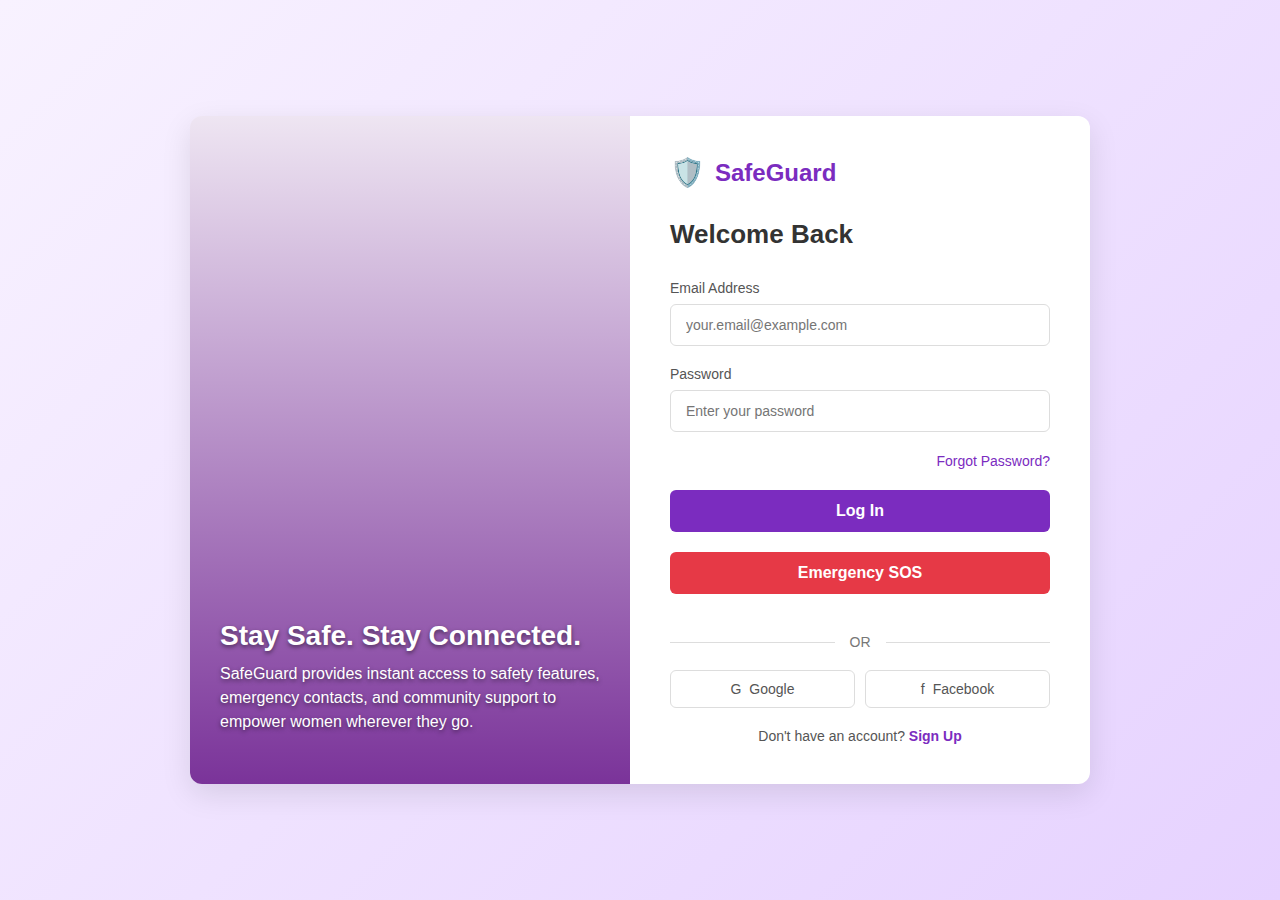
<file: index.html>
<!DOCTYPE html>
<html lang="en">
<head>
    <meta charset="UTF-8">
    <meta name="viewport" content="width=device-width, initial-scale=1.0">
    <title>SafeGuard - Women's Safety App</title>
    <style>
        /* Your existing CSS remains unchanged */
        * {
            margin: 0;
            padding: 0;
            box-sizing: border-box;
            font-family: 'Segoe UI', Tahoma, Geneva, Verdana, sans-serif;
        }
        body {
            background-color: #f8f2ff;
            display: flex;
            justify-content: center;
            align-items: center;
            min-height: 100vh;
            background-image: linear-gradient(135deg, #f8f2ff 0%, #e6d2ff 100%);
        }
        .container {
            display: flex;
            width: 100%;
            max-width: 900px;
            box-shadow: 0 10px 30px rgba(0, 0, 0, 0.1);
            border-radius: 12px;
            overflow: hidden;
            background-color: white;
        }
        .image-section {
            flex: 1;
            background-image: url('https://source.unsplash.com/random/1200x900/?women,safety');
            background-size: cover;
            background-position: center;
            position: relative;
            display: flex;
            flex-direction: column;
            justify-content: flex-end;
            padding: 30px;
            color: white;
            text-shadow: 0 2px 4px rgba(0, 0, 0, 0.5);
        }
        .image-section::before {
            content: '';
            position: absolute;
            top: 0;
            left: 0;
            right: 0;
            bottom: 0;
            background: linear-gradient(to bottom, rgba(89, 0, 128, 0.1), rgba(89, 0, 128, 0.8));
            z-index: 1;
        }
        .image-content {
            position: relative;
            z-index: 2;
        }
        .image-section h2 {
            font-size: 28px;
            margin-bottom: 10px;
        }
        .image-section p {
            font-size: 16px;
            margin-bottom: 20px;
            line-height: 1.5;
        }
        .form-section {
            flex: 1;
            padding: 40px;
            display: flex;
            flex-direction: column;
            justify-content: center;
        }
        .logo {
            display: flex;
            align-items: center;
            margin-bottom: 30px;
        }
        .logo-icon {
            color: #7b2cbf;
            font-size: 28px;
            margin-right: 10px;
        }
        .logo-text {
            font-size: 24px;
            font-weight: 700;
            color: #7b2cbf;
        }
        h1 {
            color: #333;
            margin-bottom: 30px;
            font-size: 26px;
        }
        .input-group {
            margin-bottom: 20px;
        }
        .input-group label {
            display: block;
            margin-bottom: 8px;
            font-size: 14px;
            color: #555;
            font-weight: 500;
        }
        .input-group input {
            width: 100%;
            padding: 12px 15px;
            border: 1px solid #ddd;
            border-radius: 6px;
            font-size: 14px;
            transition: border-color 0.3s;
        }
        .input-group input:focus {
            border-color: #7b2cbf;
            outline: none;
            box-shadow: 0 0 0 2px rgba(123, 44, 191, 0.1);
        }
        .forgot-password {
            text-align: right;
            margin-bottom: 20px;
        }
        .forgot-password a {
            color: #7b2cbf;
            font-size: 14px;
            text-decoration: none;
        }
        .btn-login {
            background-color: #7b2cbf;
            color: white;
            border: none;
            padding: 12px;
            border-radius: 6px;
            font-size: 16px;
            font-weight: 600;
            cursor: pointer;
            transition: background-color 0.3s;
            width: 100%;
            margin-bottom: 20px;
        }
        .btn-login:hover {
            background-color: #6a24a6;
        }
        .emergency-btn {
            background-color: #e63946;
            color: white;
            border: none;
            padding: 12px;
            border-radius: 6px;
            font-size: 16px;
            font-weight: 600;
            cursor: pointer;
            transition: background-color 0.3s;
            width: 100%;
            margin-bottom: 20px;
        }
        .emergency-btn:hover {
            background-color: #d62b3a;
        }
        .divider {
            display: flex;
            align-items: center;
            margin: 20px 0;
        }
        .divider hr {
            flex: 1;
            border: none;
            height: 1px;
            background-color: #ddd;
        }
        .divider span {
            padding: 0 15px;
            color: #777;
            font-size: 14px;
        }
        .social-login {
            display: flex;
            justify-content: space-between;
            gap: 10px;
        }
        .social-btn {
            flex: 1;
            display: flex;
            align-items: center;
            justify-content: center;
            padding: 10px;
            border: 1px solid #ddd;
            border-radius: 6px;
            font-size: 14px;
            color: #555;
            text-decoration: none;
            transition: background-color 0.3s;
        }
        .social-btn:hover {
            background-color: #f5f5f5;
        }
        .social-icon {
            margin-right: 8px;
        }
        .signup-link {
            text-align: center;
            margin-top: 20px;
            font-size: 14px;
            color: #555;
        }
        .signup-link a {
            color: #7b2cbf;
            text-decoration: none;
            font-weight: 600;
        }
        @media (max-width: 768px) {
            .container {
                flex-direction: column;
                max-width: 400px;
                margin: 20px;
            }
            .image-section {
                display: none;
            }
        }
    </style>
</head>
<body>
    <div class="container">
        <div class="image-section">
            <div class="image-content">
                <h2>Stay Safe. Stay Connected.</h2>
                <p>SafeGuard provides instant access to safety features, emergency contacts, and community support to empower women wherever they go.</p>
            </div>
        </div>
        
        <div class="form-section">
            <div class="logo">
                <div class="logo-icon">🛡️</div>
                <div class="logo-text">SafeGuard</div>
            </div>
            
            <h1>Welcome Back</h1>
            
            <form id="loginForm">
                <div class="input-group">
                    <label for="email">Email Address</label>
                    <input type="email" id="email" placeholder="your.email@example.com" required>
                </div>
                
                <div class="input-group">
                    <label for="password">Password</label>
                    <input type="password" id="password" placeholder="Enter your password" required>
                </div>
                
                <div class="forgot-password">
                    <a href="#">Forgot Password?</a>
                </div>
                
                <button type="submit" class="btn-login">Log In</button>
                <button type="button" class="emergency-btn">Emergency SOS</button>
                
                <div class="divider">
                    <hr><span>OR</span><hr>
                </div>
                
                <div class="social-login">
                    <a href="#" class="social-btn">
                        <span class="social-icon">G</span> Google
                    </a>
                    <a href="#" class="social-btn">
                        <span class="social-icon">f</span> Facebook
                    </a>
                </div>
                
                <div class="signup-link">
                    Don't have an account? <a href="#">Sign Up</a>
                </div>
            </form>
        </div>
    </div>

    <script>
        document.getElementById('loginForm').addEventListener('submit', function(e) {
            e.preventDefault(); // Prevent form from submitting normally
            
            // Get input values
            const email = document.getElementById('email').value;
            const password = document.getElementById('password').value;
            
            // Define correct credentials (replace with your own)
            const correctEmail = '238w1a12c0@gmail.com';
            const correctPassword = '238w1a12c0';
            
            // Validation
            if (!email || !password) {
                alert('Please fill in all fields');
                return;
            }
            
            if (email === correctEmail && password === correctPassword) {
                // Redirect to your dashboard page
                window.location.href = 'dashboard.html'; // Change this to your dashboard file name
            } else {
                alert('Invalid email or password. Please try again.');
                document.getElementById('password').value = '';
                document.getElementById('email').focus();
            }
        });
    </script>
</body>
</html>
</file>
